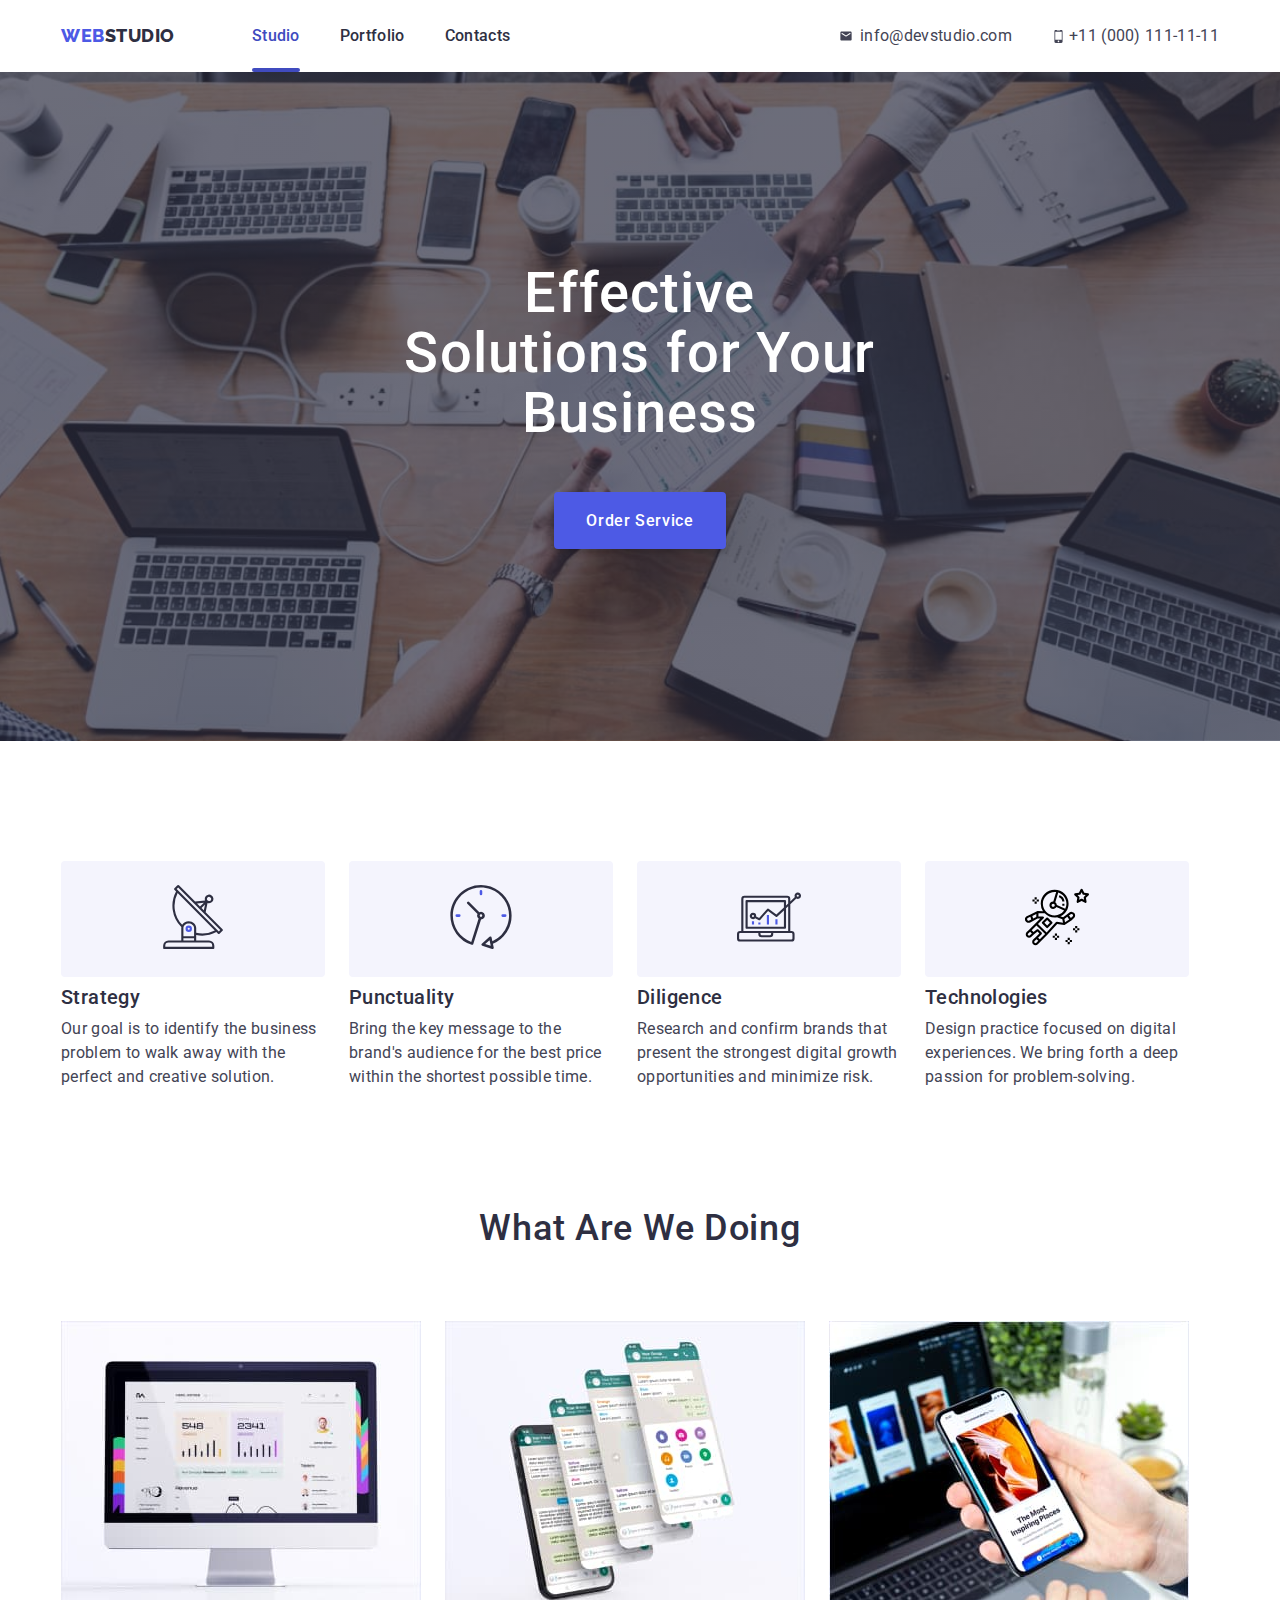
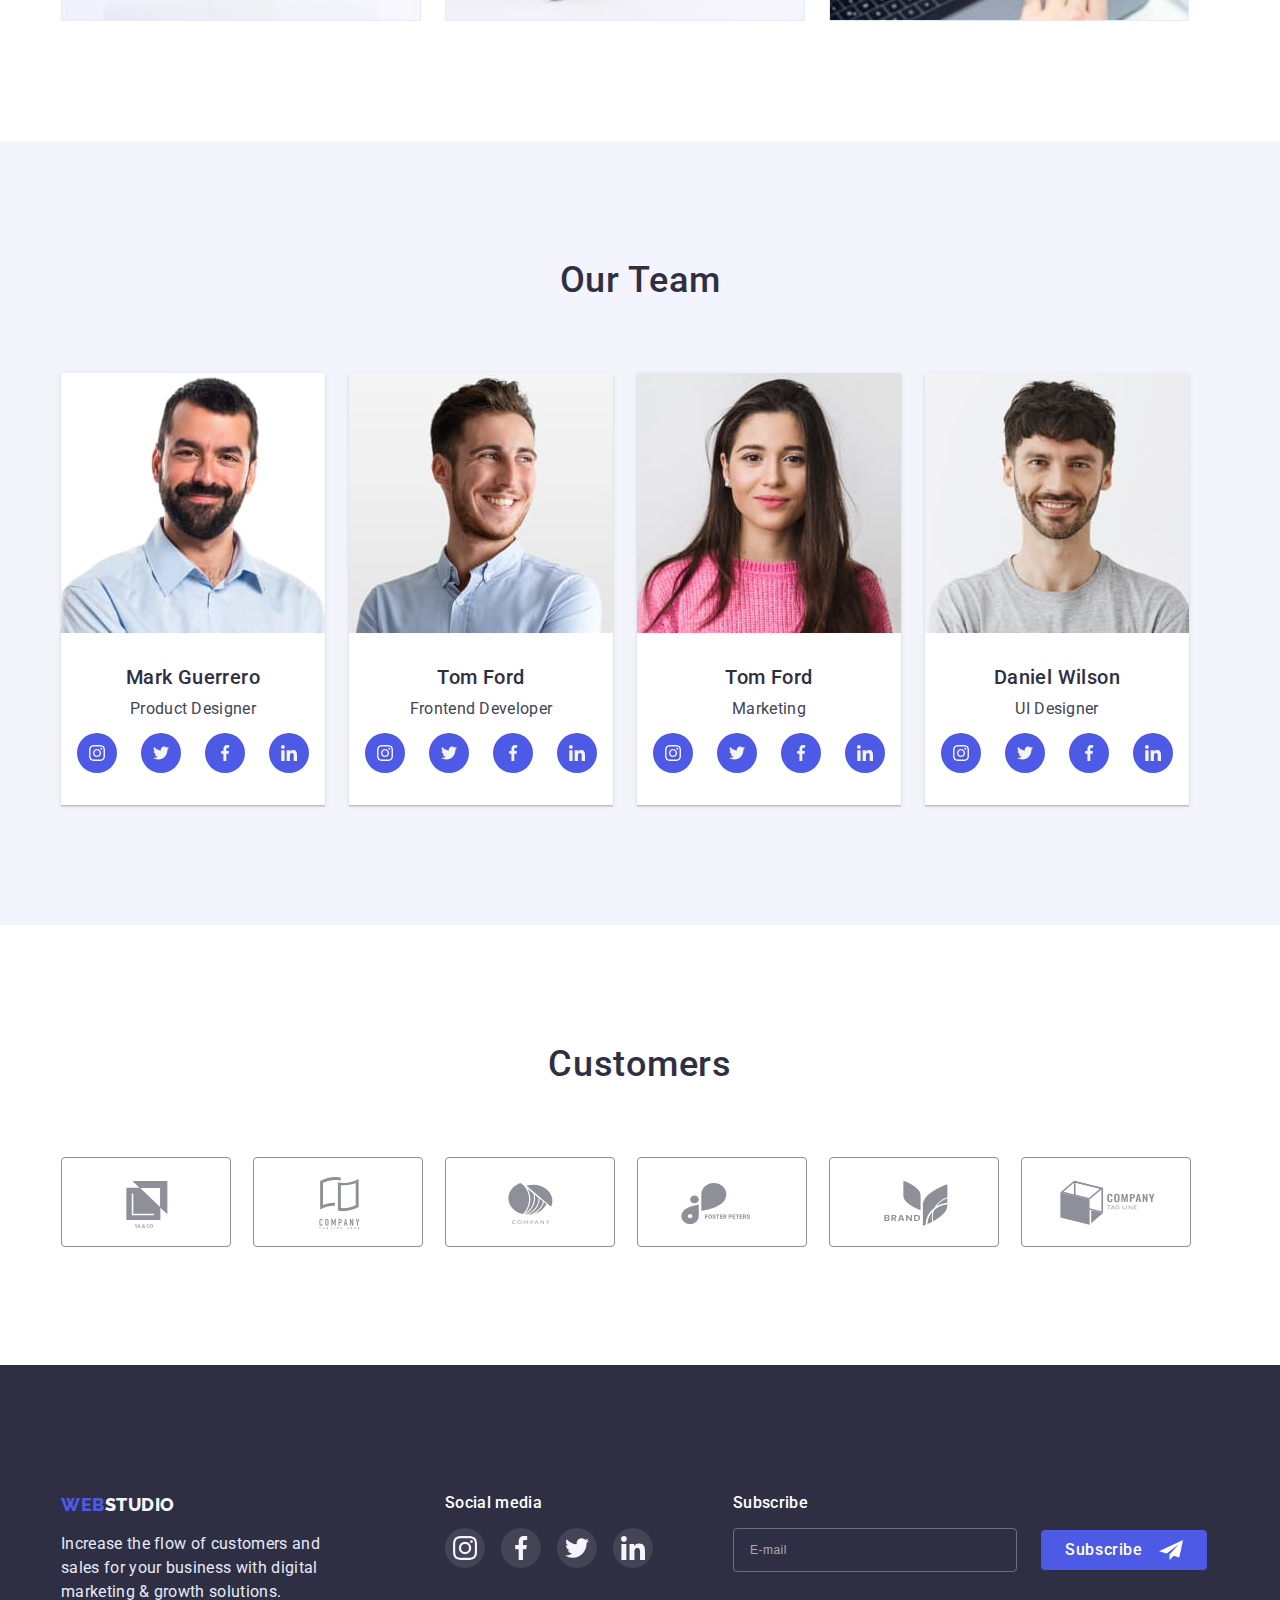
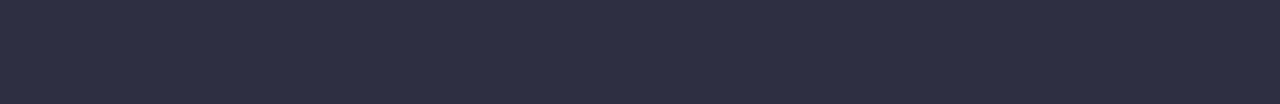
<file: index.html>
<!DOCTYPE html>
<html lang="en">
<head>
    <meta charset="UTF-8">
    <meta http-equiv="X-UA-Compatible" content="IE=edge">
    <meta name="viewport" content="width=device-width, initial-scale=1.0">
    <title>Web Studio</title>
    <link rel="preconnect" href="https://fonts.googleapis.com">
    <link rel="preconnect" href="https://fonts.gstatic.com" crossorigin>
    <link href="https://fonts.googleapis.com/css2?family=Raleway:wght@800&family=Roboto:wght@400;500;700;900&display=swap"
        rel="stylesheet">
    <link rel="stylesheet" href="https://cdnjs.cloudflare.com/ajax/libs/modern-normalize/1.1.0/modern-normalize.min.css"
        integrity="sha512-wpPYUAdjBVSE4KJnH1VR1HeZfpl1ub8YT/NKx4PuQ5NmX2tKuGu6U/JRp5y+Y8XG2tV+wKQpNHVUX03MfMFn9Q=="
        crossorigin="anonymous" referrerpolicy="no-referrer" />
    <link rel="stylesheet" href="./css/styles.css">
</head>
<body>
<!-- Header -->
    <header class="header">
        <div class="header-container container">
            <a class="logo" href="/"><span class="web logo">WEB</span>STUDIO</a>
            <nav class="header-navigation">
                <ul class="header-list list">
                    <li class="header-item"><a class="header-link link active" href="./index.html">Studio</a></li>
                    <li class="header-item"><a class="header-link link" href="./portfolio.html">Portfolio</a></li>
                    <li class="header-item"><a class="header-link link" href="#">Contacts</a></li>
                </ul>
            </nav>
            <ul class="header-list-contacts list">
                <li class="contacts-item">
                    <a class="header-contacts link" href="mailto:info@devstudio.com">info@devstudio.com</a>
                    <svg class="contacts-icon email">
                        <use href="./images/symbol-defs.svg#icon-email"></use>
                    </svg>
                </li>
                <li class="contacts-item">
                    <a class="header-contacts link" href="tel:+110001111111">+11 (000) 111-11-11</a>
                    <svg class="contacts-icon">
                        <use href="./images/symbol-defs.svg#icon-mobile"></use>
                    </svg>
                </li>
            </ul>
        </div>
    </header>
<!-- Main -->
    <main>
        <!-- Hero -->
        <section class="hero section">
          <div class="hero-container container">
            <h1 class="hero-title centred">Effective Solutions for Your Business</h1>
            <button class="hero-btn btn" type="button" data-modal-open>Order Service</button>
          </div>
        </section>
        <!-- Section-advantages -->
        <section class="advantages section">
          <div class="container">
            <h2 class="visually-hidden">Pluses of company</h2>
            <ul class="advantages-list list">
                <li class="advantages-list-item">
                    <div class="thumb">
                        <svg class="icon-advantages">
                            <use href="./images/symbol-defs.svg#icon-antenna"></use>
                        </svg>
                    </div>
                    <h3 class="advantages-title title-third">Strategy</h3>
                    <p class="advantages-descr text-descr">Our goal is to identify the business problem to walk away with the
                        perfect and creative solution.</p>
                </li>
                <li class="advantages-list-item">
                    <div class="thumb">
                        <svg class="icon-advantages">
                            <use href="./images/symbol-defs.svg#icon-clock"></use>
                        </svg>
                    </div>
                    <h3 class="advantages-title title-third">Punctuality</h3>
                    <p class="advantages-descr text-descr">Bring the key message to the brand's audience for the best price within
                    the shortest possible time.</p>
                </li>
                <li class="advantages-list-item">
                    <div class="thumb">
                        <svg class="icon-advantages">
                            <use href="./images/symbol-defs.svg#icon-diagram"></use>
                        </svg>
                    </div>
                    <h3 class="advantages-title title-third">Diligence</h3>
                    <p class="advantages-descr text-descr">Research and confirm brands that present the strongest digital growth
                        opportunities and minimize risk.</p>
                </li>
                <li class="advantages-list-item">
                    <div class="thumb">
                        <svg class="icon-advantages">
                            <use href="./images/symbol-defs.svg#icon-astronaut"></use>
                        </svg>
                    </div>
                    <h3 class="advantages-title title-third">Technologies</h3>
                    <p class="advantages-descr text-descr">Design practice focused on digital experiences. We bring forth a deep
                        passion for problem-solving.</p>
                </li>
            </ul>
          </div>  
          
        </section>
        <!-- Section-Type-of-work -->
        <section class="type-of-work section">
            <div class="container">
                <h2 class="type-of-work-title title-second">What are we doing</h2>
                <ul class="type-of-work-list list">
                    <li class="type-of-work-list-item"><img width="360" height="300" src="./images/computer.jpg" alt="Computer"></li>
                    <li class="type-of-work-list-item"><img width="360" height="300" src="./images/smarthone_1.jpg" alt="Smartphone 2"></li>
                    <li class="type-of-work-list-item"><img width="360" height="300" src="./images/smartphone_2.jpg" alt="Smartphone 3"></li>
                </ul>
            </div>
        </section>
        <!--Section-Our team -->
        <section class="team section">
            <div class="container">
                <h2 class="team-title title-second">Our Team</h2>
                <ul class="team-list list">
                    <li class="team-list-item">
                        <img width="264" height="260" src="./images/worker_1.jpg" alt="Worker 1">
                        <div class="info-padding">
                            <h3 class="team-list-title title-third">Mark Guerrero</h3>
                            <p class="team-list-descr text-descr">Product Designer</p>
                            <ul class="media-list list">
                                <li class="media-list-item">
                                    <a href="#" class="media-link link">
                                        <svg class="icon-team">
                                            <use href="./images/symbol-defs.svg#icon-instagram"></use>
                                        </svg>
                                    </a>
                                </li>
                                <li class="media-list-item">
                                    <a href="#" class="media-link link">
                                        <svg class="icon-team">
                                            <use href="./images/symbol-defs.svg#icon-twitter"></use>
                                        </svg>
                                    </a>
                                </li>
                                <li class="media-list-item">
                                    <a href="#" class="media-link link">
                                        <svg class="icon-team">
                                            <use href="./images/symbol-defs.svg#icon-facebook"></use>
                                        </svg>
                                    </a>
                                </li>
                                <li class="media-list-item">
                                    <a href="#" class="media-link link">
                                        <svg class="icon-team">
                                            <use href="./images/symbol-defs.svg#icon-linkedin"></use>
                                        </svg>
                                    </a>
                                </li>
                            </ul>
                        </div>
                    </li>
                    <li class="team-list-item">
                        <img width="264" height="260" src="./images/worker_2.jpg" alt="Worker 2">
                        <div class="info-padding">
                        <h3 class="team-list-title title-third">Tom Ford</h3>
                        <p class="team-list-descr text-descr">Frontend Developer</p>
                        <ul class="media-list list">
                            <li class="media-list-item">
                                <a href="#" class="media-link link">
                                    <svg class="icon-team">
                                        <use href="./images/symbol-defs.svg#icon-instagram"></use>
                                    </svg>
                                </a>
                            </li>
                            <li class="media-list-item">
                                <a href="#" class="media-link link">
                                    <svg class="icon-team">
                                        <use href="./images/symbol-defs.svg#icon-twitter"></use>
                                    </svg>
                                </a>
                            </li>
                            <li class="media-list-item">
                                <a href="#" class="media-link link">
                                    <svg class="icon-team">
                                        <use href="./images/symbol-defs.svg#icon-facebook"></use>
                                    </svg>
                                </a>
                            </li>
                            <li class="media-list-item">
                                <a href="#" class="media-link link">
                                    <svg class="icon-team">
                                        <use href="./images/symbol-defs.svg#icon-linkedin"></use>
                                    </svg>
                                </a>
                            </li>
                        </ul>
                    </div>
                    </li>
                    <li class="team-list-item">
                        <img width="264" height="260" src="./images/worker_3.jpg" alt="Worker 3">
                        <div class="info-padding">
                        <h3 class="team-list-title title-third">Tom Ford</h3>
                        <p class="team-list-descr text-descr">Marketing</p>
                        <ul class="media-list list">
                            <li class="media-list-item">
                                <a href="#" class="media-link link">
                                    <svg class="icon-team">
                                        <use href="./images/symbol-defs.svg#icon-instagram"></use>
                                    </svg>
                                </a>
                            </li>
                            <li class="media-list-item">
                                <a href="#" class="media-link link">
                                    <svg class="icon-team">
                                        <use href="./images/symbol-defs.svg#icon-twitter"></use>
                                    </svg>
                                </a>
                            </li>
                            <li class="media-list-item">
                                <a href="#" class="media-link link">
                                    <svg class="icon-team">
                                        <use href="./images/symbol-defs.svg#icon-facebook"></use>
                                    </svg>
                                </a>
                            </li>
                            <li class="media-list-item">
                                <a href="#" class="media-link link">
                                    <svg class="icon-team">
                                        <use href="./images/symbol-defs.svg#icon-linkedin"></use>
                                    </svg>
                                </a>
                            </li>
                        </ul>
                        </div>
                    </li>
                    <li class="team-list-item">
                        <img width="264" height="260" src="./images/worker_4.jpg" alt="Worker 4">
                        <div class="info-padding">
                        <h3 class="team-list-title title-third">Daniel Wilson</h3>
                        <p class="team-list-descr text-descr">UI Designer</p>
                        <ul class="media-list list">
                            <li class="media-list-item">
                                <a href="#" class="media-link link">
                                    <svg class="icon-team">
                                        <use href="./images/symbol-defs.svg#icon-instagram"></use>
                                    </svg>
                                </a>
                            </li>
                            <li class="media-list-item">
                                <a href="#" class="media-link link">
                                    <svg class="icon-team">
                                        <use href="./images/symbol-defs.svg#icon-twitter"></use>
                                    </svg>
                                </a>
                            </li>
                            <li class="media-list-item">
                                <a href="#" class="media-link link">
                                    <svg class="icon-team">
                                        <use href="./images/symbol-defs.svg#icon-facebook"></use>
                                    </svg>
                                </a>
                            </li>
                            <li class="media-list-item">
                                <a href="#" class="media-link link">
                                    <svg class="icon-team">
                                        <use href="./images/symbol-defs.svg#icon-linkedin"></use>
                                    </svg>
                                </a>
                            </li>
                        </ul>
                        </div>
                    </li>
                </ul>
            </div>
        </section>
        <!-- Section-Customers -->
        <section class="customers section">
            <div class="container">
            <h2 class="customers-title title-second">Customers</h2>
            <ul class="customers-list list">
                <li class="customers-list-item">
                    <a class="customers-link link" href="#">
                        <svg class="customers-icon">
                            <use href="./images/symbol-defs.svg#icon-yaco"></use>
                        </svg>
                    </a>
                </li>
                <li class="customers-list-item">
                    <a class="customers-link link" href="#">
                        <svg class="customers-icon">
                            <use href="./images/symbol-defs.svg#icon-tag-line-here"></use>
                        </svg>
                    </a>
                </li>
                <li class="customers-list-item">
                    <a class="customers-link link" href="#">
                        <svg class="customers-icon">
                            <use href="./images/symbol-defs.svg#icon-company"></use>
                        </svg>
                    </a>
                </li>
                <li class="customers-list-item">
                    <a class="customers-link link" href="#">
                        <svg class="customers-icon">
                            <use href="./images/symbol-defs.svg#icon-foster-peters"></use>
                        </svg>
                    </a>
                </li>
                <li class="customers-list-item">
                    <a class="customers-link link" href="#">
                        <svg class="customers-icon">
                            <use href="./images/symbol-defs.svg#icon-brand"></use>
                        </svg>
                    </a>
                </li>
                <li class="customers-list-item">
                    <a class="customers-link link" href="#">
                        <svg class="customers-icon">
                            <use href="./images/symbol-defs.svg#icon-tag-line"></use>
                        </svg>
                    </a>
                </li>
            </ul>
            </div>
        </section>
    </main>
<!-- Footer -->
    <footer class="footer">
        <h2 class="vissually-hidden">Contacts</h2>
        <div class="footer-container container">
            <div class="footer-info">
                <a class="logo logo-footer" href="/"><span class="web logo">WEB</span>STUDIO</a>
                <p class="footer-text text-descr">Increase the flow of customers and sales for your business with digital
                    marketing & growth solutions.</p>
            </div>
            <div class="footer-soc">
                <p class="footer-title">Social media</h3>
                <ul class="footer-list list">
                    <li class="footer-list-item">
                        <a href="#" class="footer-link link">
                            <svg class="footer-icon">
                                <use href="./images/symbol-defs.svg#icon-instagram"></use>
                            </svg>
                        </a>
                    </li>
                    <li class="footer-list-item">
                        <a href="#" class="footer-link link">
                            <svg class="footer-icon">
                                <use href="./images/symbol-defs.svg#icon-facebook"></use>
                            </svg>
                        </a>
                    </li>
                    <li class="footer-list-item">
                        <a href="#" class="footer-link link">
                            <svg class="footer-icon">
                                <use href="./images/symbol-defs.svg#icon-twitter"></use>
                            </svg>
                        </a>
                    </li>
                    <li class="footer-list-item">
                        <a href="#" class="footer-link link">
                            <svg class="footer-icon">
                                <use href="./images/symbol-defs.svg#icon-linkedin"></use>
                            </svg>
                        </a>
                    </li>
                </ul>
            </div>
            <div class="footer-form">
                <p class="footer-title">Subscribe</h3>
                <form class="footer-form-container">
                    <input type="text" name="email" class="form-field-input" placeholder="E-mail">
                    <button class="footer-form-btn btn" type="submit">
                        <span class="btn-text">Subscribe</span>
                        <svg class="btn-form-icon">
                            <use href="./images/symbol-defs.svg#icon-plane"></use>
                        </svg>
                    </button>
                </form>
            </div>
        </div>
    </footer>
    <!-- Modal -->
    <div class="backdrop is-hidden" data-modal>
        <div class="modal">
            <button class="modal-btn" data-modal-close>
                <svg class="modal-icon" width="8" height="8">
                    <use href="./images/symbol-defs.svg#icon-modal-close"></use>
                </svg>
            </button>
            <form class="modal-form">
                <strong class="modal-title">Leave your contacts and we will call you back</strong>
                <div role="group" aria-labelledby="contact-details-head" class="modal-form-group">
                    <label class="modal-form-field">
                        <span class="modal-form-label">Name</span>
                        <input type="text" class="modal-form-input" name="user_name" required>
                        <svg class="modal-form-icon" width="18" height="18">
                            <use href="./images/symbol-defs.svg#icon-person"></use>
                        </svg>
                    </label>
                    <label class="modal-form-field">
                        <span class="modal-form-label">Phone</span>
                        <input type="tel" class="modal-form-input" name="user_phone" required>
                        <svg class="modal-form-icon icon-higher" width="18" height="24">
                            <use href="./images/symbol-defs.svg#icon-phone-black"></use>
                        </svg>
                    </label>
                    <label class="modal-form-field">
                        <span class="modal-form-label">Email</span>
                        <input type="email" class="modal-form-input" name="user_email" required>
                        <svg class="modal-form-icon icon-higher" width="18" height="24">
                            <use href="./images/symbol-defs.svg#icon-email-envelope"></use>
                        </svg>
                    </label>
                    <label class="modal-form-field">
                        <span class="modal-form-label">Comment</span>
                        <textarea class="modal-form-message" name="user_message" rows="7" placeholder="Text input"></textarea>
                    </label>
                </div>
                <label class="modal-form-agree">
                    <input type="checkbox" class="modal-form-checkbox" name="user-agree">
                    <span class="modal-form-text">
                        I accept the terms and conditions of the <a class="modal-form-link" href="#">Privacy Policy</a>
                    </span>
                </label>
                <button class="modal-form-btn btn" type="submit">Send</button>
            </form>
        </div>
    </div>
    <script src="./js/modal.js"></script>
</body>
</html>
</file>
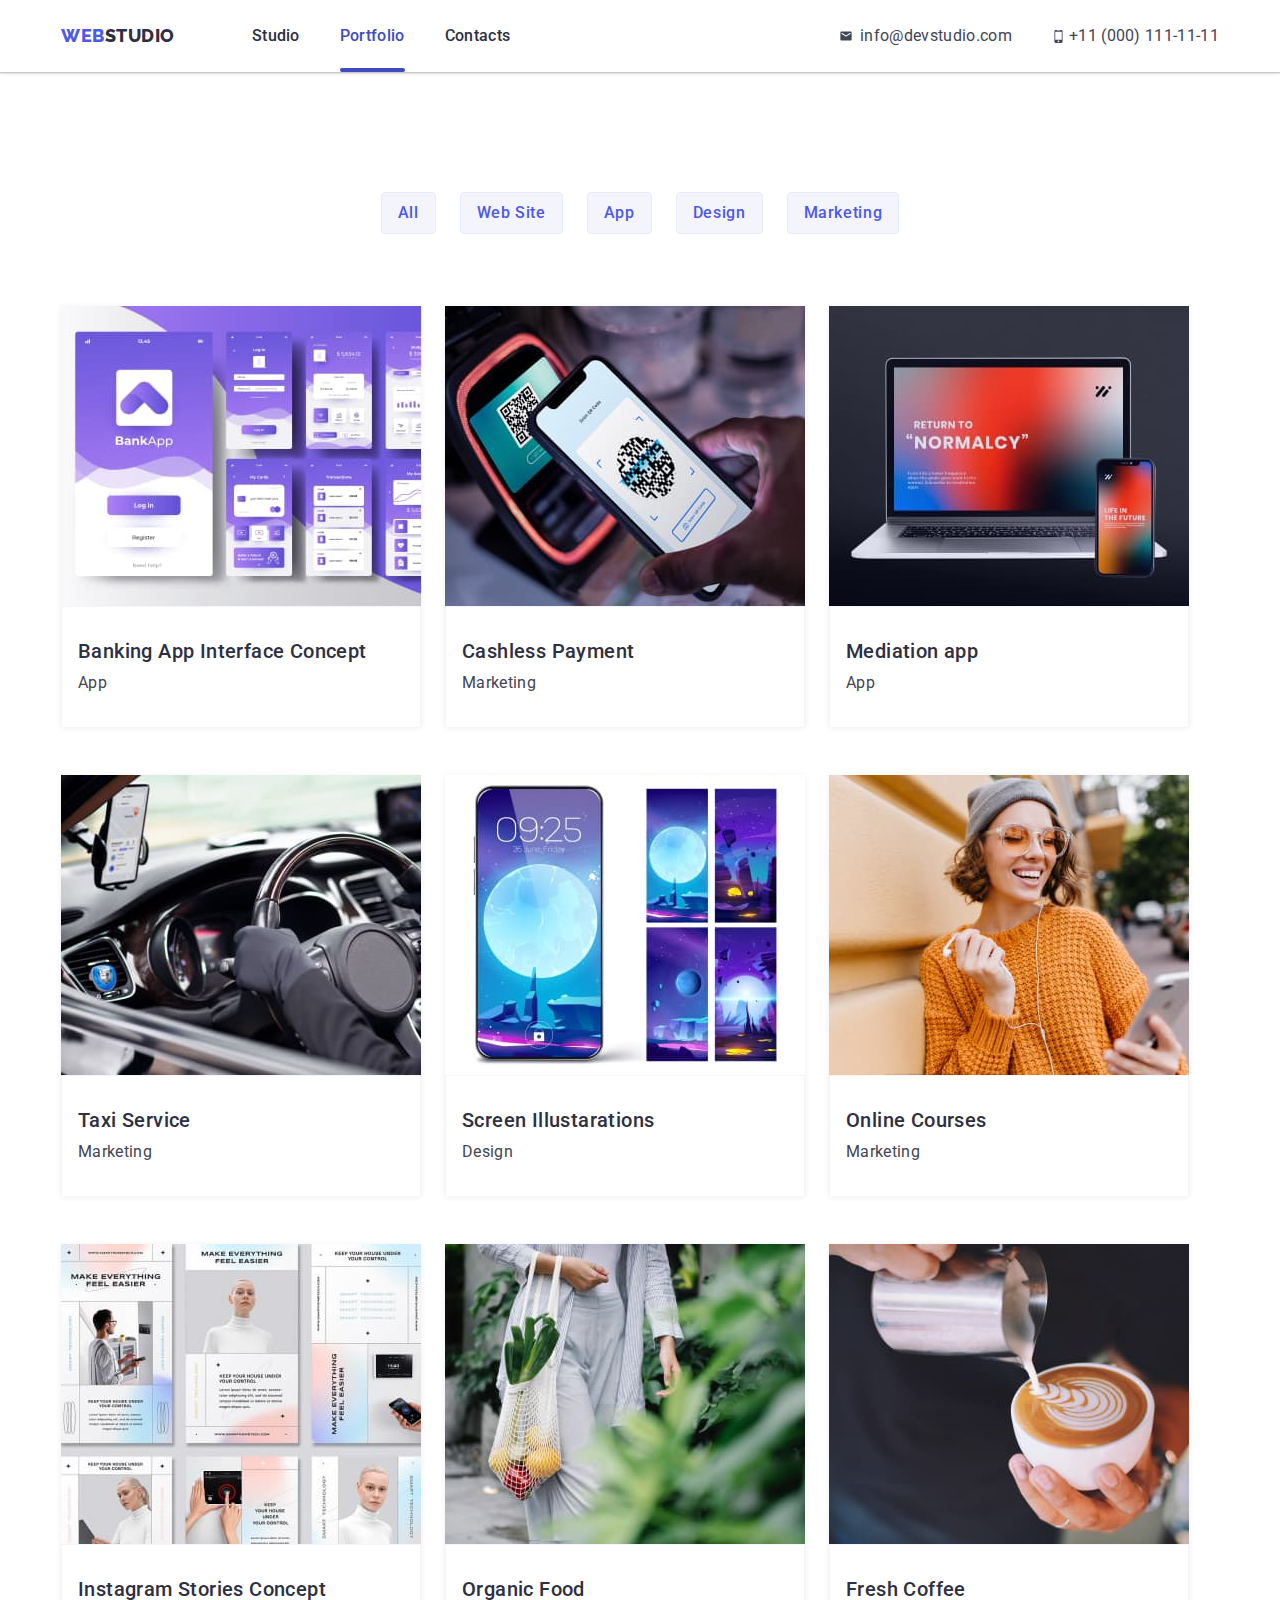
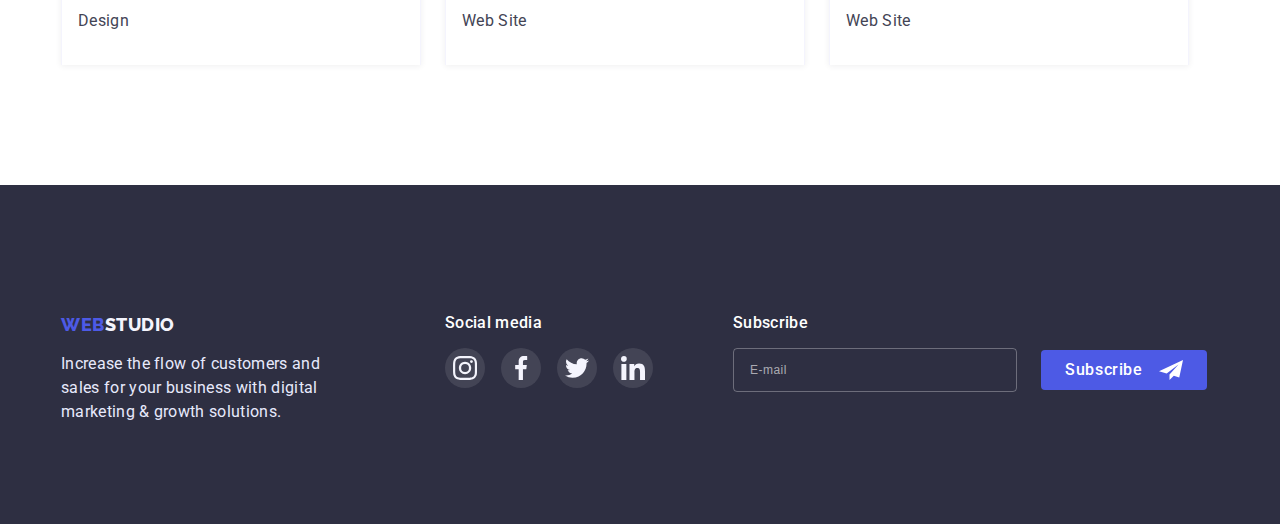
<file: portfolio.html>
<!DOCTYPE html>
<html lang="en">
<head>
    <meta charset="UTF-8">
    <meta http-equiv="X-UA-Compatible" content="IE=edge">
    <meta name="viewport" content="width=device-width, initial-scale=1.0">
    <title>Web Studio</title>
    <link rel="preconnect" href="https://fonts.googleapis.com">
    <link rel="preconnect" href="https://fonts.gstatic.com" crossorigin>
    <link href="https://fonts.googleapis.com/css2?family=Raleway:wght@800&family=Roboto:wght@400;500;700;900&display=swap"
        rel="stylesheet">
    <link rel="stylesheet" href="https://cdnjs.cloudflare.com/ajax/libs/modern-normalize/1.1.0/modern-normalize.min.css"
        integrity="sha512-wpPYUAdjBVSE4KJnH1VR1HeZfpl1ub8YT/NKx4PuQ5NmX2tKuGu6U/JRp5y+Y8XG2tV+wKQpNHVUX03MfMFn9Q=="
        crossorigin="anonymous" referrerpolicy="no-referrer" />
    <link rel="stylesheet" href="./css/styles.css">
</head>
<body>
    <!-- Header -->
    <header class="header">
        <div class="header-container container">
            <a class="logo" href="/"><span class="web logo">WEB</span>STUDIO</a>
            <nav class="header-navigation">
                <ul class="header-list list">
                    <li class="header-item"><a class="header-link link" href="./index.html">Studio</a></li>
                    <li class="header-item"><a class="header-link link active" href="./portfolio.html">Portfolio</a></li>
                    <li class="header-item"><a class="header-link link" href="#">Contacts</a></li>
                </ul>
            </nav>
            <ul class="header-list-contacts list">
                <li class="contacts-item">
                    <a class="header-contacts link" href="mailto:info@devstudio.com">info@devstudio.com</a>
                    <svg class="contacts-icon email">
                        <use href="./images/symbol-defs.svg#icon-email"></use>
                    </svg>
                </li>
                <li class="contacts-item">
                    <a class="header-contacts link" href="tel:+110001111111">+11 (000) 111-11-11</a>
                    <svg class="contacts-icon">
                        <use href="./images/symbol-defs.svg#icon-mobile"></use>
                    </svg>
                </li>
            </ul>
        </div>
    </header>
    <!-- Main -->
    <main>
        <section class="section">
        <!-- Hero -->
        <div class="portfolio-container container">
        <h1 class="visually-hidden">Our works</h1>
        <ul class="portfolio-hero-list list">
            <li class="portfolio-hero-list-item">
                <button class="btn-all portfolio-hero-btn " type="button">All</button>
            </li>
            <li class="portfolio-hero-list-item">
                <button class="btn-website portfolio-hero-btn" type="button">Web Site</button>
            </li>
            <li class="portfolio-hero-list-item">
                <button class="btn-app portfolio-hero-btn" type="button">App</button>
            </li>
            <li class="portfolio-hero-list-item">
                <button class="btn-design portfolio-hero-btn" type="button">Design</button>
            </li>
            <li class="portfolio-hero-list-item">
                <button class="btn-marketing portfolio-hero-btn" type="button">Marketing</button>
            </li>
        </ul>
        <!-- Gallery -->
        <ul class="gallery-list list">
            <li class="gallery-list-item">
                <a class="gallery-item-link" href="#">
                    <div class="gallery-thumb">
                        <img width="360" height="300" src="./images/bank.jpg" alt="Interface of banking app">
                        <div class="overlay">
                            <p class="gallery-text-on-photo">14 Stylish and User-Friendly App Design Concepts · Task Manager App · Calorie
                            Tracker App · Exotic Fruit Ecommerce App · Cloud Storage App</p>
                        </div> 
                    </div>
                    <div class="card-padding">
                        <h2 class="gallery-item-title title-third">Banking App Interface Concept</h2>
                        <p class="gallery-item-descr text-descr">App</p>
                    </div>
                </a>
            </li>
            <li class="gallery-list-item">
                <a class="gallery-item-link" href="#">
                    <div class="gallery-thumb">
                        <img width="360" height="300" src="./images/cashless_payment.jpg" alt="A phone that used to pay">
                        <div class="overlay">
                            <p class="gallery-text-on-photo">14 Stylish and User-Friendly App Design Concepts · Task Manager App · Calorie Tracker
                            App · Exotic Fruit Ecommerce App · Cloud Storage App</p>
                        </div>
                    </div>
                    <div class="card-padding">
                        <h2 class="gallery-item-title title-third">Cashless Payment</h2>
                        <p class="gallery-item-descr text-descr">Marketing</p>
                    </div>
                </a>
            </li>
            <li class="gallery-list-item">
                <a class="gallery-item-link" href="#">
                    <div class="gallery-thumb">
                        <img width="360" height="300" src="./images/mediation.jpg" alt="Laptop and a phone">
                        <div class="overlay">
                            <p class="gallery-text-on-photo">14 Stylish and User-Friendly App Design Concepts · Task Manager App · Calorie
                            Tracker App · Exotic Fruit Ecommerce App · Cloud Storage App</p>
                        </div>
                    </div>
                    <div class="card-padding">
                        <h2 class="gallery-item-title title-third">Mediation app</h2>
                        <p class="gallery-item-descr text-descr">App</p>
                    </div>
                </a>
            </li>
            <li class="gallery-list-item">
                <a class="gallery-item-link" href="#">
                    <div class="gallery-thumb">
                        <img width="360" height="300" src="./images/taxi.jpg" alt="Car and a driver">
                        <div class="overlay">
                            <p class="gallery-text-on-photo">14 Stylish and User-Friendly App Design Concepts · Task Manager App · Calorie
                            Tracker App · Exotic Fruit Ecommerce App · Cloud Storage App</p>
                        </div>
                    </div>
                    <div class="card-padding">
                        <h2 class="gallery-item-title title-third">Taxi Service</h2>
                        <p class="gallery-item-descr text-descr">Marketing</p>
                    </div>
                </a>
            </li>
            <li class="gallery-list-item">
                <a class="gallery-item-link" href="#">
                    <div class="gallery-thumb">
                        <img width="360" height="300" src="./images/screen_illustarations.jpg" alt="Screen of phone with some illustrations">
                        <div class="overlay">
                            <p class="gallery-text-on-photo">14 Stylish and User-Friendly App Design Concepts · Task Manager App · Calorie
                            Tracker App · Exotic Fruit Ecommerce App · Cloud Storage App</p>
                        </div>
                    </div>
                    <div class="card-padding">
                        <h2 class="gallery-item-title title-third">Screen Illustarations</h2>
                        <p class="gallery-item-descr text-descr">Design</p>
                    </div>
                </a>
            </li>
            <li class="gallery-list-item">
                <a class="gallery-item-link" href="#">
                    <div class="gallery-thumb">
                        <img width="360" height="300" src="./images/online_courses.jpg" alt="A woman">
                        <div class="overlay">
                            <p class="gallery-text-on-photo">14 Stylish and User-Friendly App Design Concepts · Task Manager App · Calorie
                            Tracker App · Exotic Fruit Ecommerce App · Cloud Storage App</p>
                        </div>
                    </div>
                    <div class="card-padding">
                        <h2 class="gallery-item-title title-third">Online Courses</h2>
                        <p class="gallery-item-descr text-descr">Marketing</p>
                    </div>
                </a>
            </li>
            <li class="gallery-list-item">
                <a class="gallery-item-link" href="#">
                    <div class="gallery-thumb">
                        <img width="360" height="300" src="./images/insta_stories.jpg" alt="Instagram stories">
                        <div class="overlay">
                            <p class="gallery-text-on-photo">14 Stylish and User-Friendly App Design Concepts · Task Manager App · Calorie
                            Tracker App · Exotic Fruit Ecommerce App · Cloud Storage App</p>
                        </div>
                    </div>
                    <div class="card-padding">
                        <h2 class="gallery-item-title title-third">Instagram Stories Concept</h2>
                        <p class="gallery-item-descr text-descr">Design</p>
                    </div>
                </a>
            </li>
            <li class="gallery-list-item">
                <a class="gallery-item-link" href="#">
                    <div class="gallery-thumb">
                        <img width="360" height="300" src="./images/organic_food.jpg" alt="A woman with a bag of food">
                        <div class="overlay">
                            <p class="gallery-text-on-photo">14 Stylish and User-Friendly App Design Concepts · Task Manager App · Calorie
                            Tracker App · Exotic Fruit Ecommerce App · Cloud Storage App</p>
                        </div>
                    </div>
                    <div class="card-padding">
                        <h2 class="gallery-item-title title-third">Organic Food</h2>
                        <p class="gallery-item-descr text-descr">Web Site</p>
                    </div>
                </a>
            </li>
            <li class="gallery-list-item">
                <a class="gallery-item-link" href="#">
                    <div class="gallery-thumb">
                        <img width="360" height="300" src="./images/coffee.jpg" alt="A cup of coffee">
                        <div class="overlay">
                            <p class="gallery-text-on-photo">14 Stylish and User-Friendly App Design Concepts · Task Manager App · Calorie
                            Tracker App · Exotic Fruit Ecommerce App · Cloud Storage App</p>
                        </div>
                    </div>
                    <div class="card-padding">
                        <h2 class="gallery-item-title title-third">Fresh Coffee</h2>
                        <p class="gallery-item-descr text-descr">Web Site</p>
                    </div>
                </a>
            </li>
        </ul>
        </div>
        </section>
    </main>
    <footer class="footer">
        <h2 class="vissually-hidden">Contacts</h2>
        <div class="footer-container container">
            <div class="footer-info">
                <a class="logo logo-footer" href="/"><span class="web logo">WEB</span>STUDIO</a>
                <p class="footer-text text-descr">Increase the flow of customers and sales for your business with digital
                    marketing & growth solutions.</p>
            </div>
            <div class="footer-soc">
                <p class="footer-title">Social media</h3>
                <ul class="footer-list list">
                    <li class="footer-list-item">
                        <a href="#" class="footer-link link">
                            <svg class="footer-icon">
                                <use href="./images/symbol-defs.svg#icon-instagram"></use>
                            </svg>
                        </a>
                    </li>
                    <li class="footer-list-item">
                        <a href="#" class="footer-link link">
                            <svg class="footer-icon">
                                <use href="./images/symbol-defs.svg#icon-facebook"></use>
                            </svg>
                        </a>
                    </li>
                    <li class="footer-list-item">
                        <a href="#" class="footer-link link">
                            <svg class="footer-icon">
                                <use href="./images/symbol-defs.svg#icon-twitter"></use>
                            </svg>
                        </a>
                    </li>
                    <li class="footer-list-item">
                        <a href="#" class="footer-link link">
                            <svg class="footer-icon">
                                <use href="./images/symbol-defs.svg#icon-linkedin"></use>
                            </svg>
                        </a>
                    </li>
                </ul>
            </div>
            <div class="footer-form">
                <p class="footer-title">Subscribe</h3>
                <form class="footer-form-container">
                    <input type="text" name="email" class="form-field-input" placeholder="E-mail">
                    <button class="footer-form-btn btn" type="submit">
                        <span class="btn-text">Subscribe</span>
                        <svg class="btn-form-icon">
                            <use href="./images/symbol-defs.svg#icon-plane"></use>
                        </svg>
                    </button> 
                </form>
            </div>
        </div>
    </footer>
</body>
</html>
</file>
<file: css/styles.css>
:root{
    --main-font: Roboto, sans-serif;
    --main-color: #2E2F42;
    --accent-color:#4D5AE5;
    --main-background-color:#fff;
    --slate-color:#434455;
    --light-color:#ffffff;
    --cornflower-color:#E7E9FC;
    --ocean-color: #404BBF;
    --cloud-color:#F4F4FD;
    --light-slate-color: #8E8F99;
    --green-color:#31D0AA;
    --modal-color:#FCFCFC;
    --black-color:#000000;
    --main-margin: 24px;
    --hover-animation: 250ms cubic-bezier(0.4, 0, 0.2, 1);
    --modal-animation: 1000ms cubic-bezier(0.4, 0, 0.2, 1);
}
body{
    font-family: var(--main-font);
    color: var(--main-color);
    background-color: var(--main-background-color);
    max-width: 1440px;
    margin: 0 auto;
}
.list{
    list-style: none;
}
.link {
    font-family: inherit;
    text-decoration: none;
    color: inherit;
    transition: color var(--hover-animation);
}
.link:hover,
.link:focus {
    color: var(--ocean-color);
}
.link:active{
    color: var(--ocean-color);
}
.btn{
    background:var(--accent-color);
    box-shadow: 0px 4px 4px rgba(0, 0, 0, 0.15);
    border-radius: 4px;
    font-family: inherit;
    font-weight: 500;
    font-size: 16px;
    line-height:1.19;
    letter-spacing: 0.04em;
    color:var(--light-color);
    border: none;
    cursor: pointer;
}
.visually-hidden {
    width: 1px;
    margin: -1px;
    border: 0;
    padding: 0;
    white-space: nowrap;
    clip-path: inset(100%);
    clip: rect(0 0 0 0);
    overflow: hidden;
    position: absolute;
    height: 1px;
}
.title-second{
    font-weight: 500;
    font-size: 36px;
    line-height: 1.11;
    letter-spacing: 0.02em;
    text-transform: capitalize;
}
.title-third{
    font-weight: 500;
    font-size: 20px;
    line-height: 1.2;
    letter-spacing: 0.02em;
    }
.text-descr{
    font-size: 16px;
    line-height: 1.5;
    letter-spacing: 0.02em;
    color: var(--slate-color)
}
.section{
    padding: 120px 0;
    }
.container{
    max-width: 1158px;
    padding: 0 15px;
    margin: 0 auto;
}
h1,h2,h3,h4,h5,h6,p,ul{
    margin: 0;
    padding: 0;
}
img{
    display: block;
}
.centred{
margin: 0 auto;
}
 /* Header */
 .header{
    box-shadow: 0px 2px 1px rgba(46, 47, 66, 0.08), 0px 1px 1px rgba(46, 47, 66, 0.16), 0px 1px 6px rgba(46, 47, 66, 0.08);
 }
 .header-container{
    display: flex;
    align-items: center;
 }
.logo{
    font-family: 'Raleway', sans-serif;
    color:inherit;
    font-weight: 800;
    font-size: 18px;
    line-height: 1.3;
    letter-spacing: 0.03em;
    text-transform: uppercase;
    text-decoration: none;
}
.web{
    color:var(--accent-color);
}
.header-navigation{
    display: flex;
}
.header-list{
    margin-left:77px;
    display: flex;
}

.header-link{
    display: block;
    padding: var(--main-margin) 0;
    font-weight: 500;
    font-size: 16px;
    line-height: 1.5;
    letter-spacing: 0.02em;
}
.header-link.active{
    position: relative;
    color: var(--ocean-color);
}
.header-link.active::after{
    content: '';
    display: block;
    position: absolute;
    bottom: 0;
    left: 0;
    width: 100%;
    height: 4px;
    border-radius: 2px;
    background-color: var(--ocean-color);
}
.header-item:not(:first-child){
margin-left: 40px;
}
.header-list-contacts {
    display: flex;
    margin-left: auto;
}
.contacts-item + .contacts-item{
margin-left: 40px;
}
.contacts-item{
    display: flex;
    align-items: center;
    flex-direction: row-reverse;
}
.header-contacts{
    display: block;
    padding: var(--main-margin) 0;
    font-weight: 400;
    font-size: 16px;
    line-height: 1.5;
    letter-spacing: 0.02em;
    color:var(--slate-color);
    transition: color var(--hover-animation); 
}
.header-contacts:hover,
.header-contacts-focus{
    color: var(--ocean-color);
}
.contacts-icon{
    width:13px;
    height:15px;
    margin-right: 4px;
    fill: var(--slate-color);
    transition: fill var(--hover-animation);
}
.email{
    width: 20px;
    height: 18px;
}
.header-contacts:hover + .contacts-icon,
.header-contacts:focus + .contacts-icon{
    fill: var(--ocean-color);
}
/* Hero */

.hero{
background-color: var(--main-color);
background-image: linear-gradient(rgba(46, 47, 66, 0.7), rgba(46, 47, 66, 0.7)), url(../images/bg-image.jpg);
background-position: center;
background-size: cover;
text-align: center;
padding: 192px 0;
 } 

.hero-title{
    display: block;
    margin-bottom: 48px;
    max-width: 492px;
    font-weight: 500;
    font-size: 56px;
    line-height:1.07;
    letter-spacing: 0.02em;
    color:var(--light-color);
}
.hero-btn{
    padding: 19px 32px;
    transition: box-shadow var(--hover-animation), background-color var(--hover-animation);
}
.hero-btn:hover,
.hero-btn:focus{
    box-shadow:0px 1px 6px rgba(46, 47, 66, 0.08), 0px 1px 1px rgba(46, 47, 66, 0.16), 0px 2px 1px rgba(46, 47, 66, 0.08);
    background-color: var(--ocean-color);
}
/* .hero-btn:active{

} */

/* Section-advantages */
/* .advantages{

} */
.advantages-list {
    display: flex;
}
.advantages-list-item{
    max-width: 264px;
}
.thumb{
    background-color: var(--cloud-color);
    padding: 24px 100px;
    margin-bottom: 8px;
    border-radius: 4px;
}
.icon-advantages{
    width: 64px;
    height: 64px;
}
.advantages-title{
    margin-bottom: 8px;
}
.advantages-list-item:not(:last-child){
    margin-right: 24px;
}
/* .advantages-descr{

}  */
/* Section-Type-of-work */
.type-of-work{
padding-top: 0;
}
.type-of-work-title{
text-align: center;
margin-bottom: 72px;
}
.type-of-work-list{
display: flex;
}
.type-of-work-list-item:not(:last-child){ 
margin-right: var(--main-margin);
}
/* Section-Our team */
.team{
padding: 120px 0;
text-align: center;
background-color: var(--cloud-color);
}
.team-title{
margin-bottom: 72px;
}
.team-list{
display: flex;
flex-wrap: wrap;
margin-left: calc((-1) * var(--main-margin));
}
.team-list-item{
    margin-left: var(--main-margin);
    flex-basis: calc((100%/4)- var(--main-margin));
    background-color: var(--light-color);
    box-shadow: 0px 1px 6px rgba(46, 47, 66, 0.08), 0px 1px 1px rgba(46, 47, 66, 0.16), 0px 2px 1px rgba(46, 47, 66, 0.08);
}
.team-list:first-child{
    margin-left: 0;
}

.info-padding{
    padding: 32px 16px;
}
.team-list-title{
margin-bottom: 8px;
}
.team-list-descr{
margin-bottom: 12px;
}
.media-list{
    display: flex;
}
.media-list-item{
    width: 40px;
    height: 40px;
}
.media-list-item:not(:last-child){
    margin-right:var(--main-margin);
}
.media-link{
    display: flex;
    justify-content: center;
    align-items: center;
    background-color: var(--accent-color);
    border-radius: 50%;
    width: 100%;
    height: 100%;
    transition: background-color var(--hover-animation);
}
.media-link:hover,
.media-link:focus{
    background-color: var(--ocean-color);
}
.icon-team{
    display: block;
    width: 16px;
    height: 16px;
    fill:var(--cloud-color);
}
/* Customers */
.customers{
    padding: 120px 0;
    text-align: center;
}
.customers-title{
    margin-bottom: 72px;
}
.customers-list{
    display: flex;
    
}
.customers-list-item{
    width: 168px;
    height: 88px;
}
.customers-list-item:not(:last-child){
    margin-right: var(--main-margin);
}
.customers-link{
    display: flex;
    justify-content: center;
    align-items: center;
    border: 1px solid var(--light-slate-color);
    border-radius: 4px;
    width: 100%;
    height: 100%;
    color: var(--light-slate-color);
    transition: color var(--hover-animation), border var(--hover-animation);
}
.customers-link:hover,
.customers-link:focus{
    border: 1px solid var(--ocean-color);
    color: var(--ocean-color);
}
.customers-icon{
    display: block;
    width: 104px;
    height: 56px;
    fill: var(--light-slate-color);
    fill: currentColor;
    }
/* Footer */
.footer{
    background-color: var(--main-color);
    padding: 100px 0;
}
.footer-container{
    display: flex;
}
.footer-info{
    margin-right: 120px;
    max-width: 264px;
}
.footer-text{
    margin-top: 16px;
    color: var(--cornflower-color);
}
.logo-footer{
    color: var(--cloud-color);
}
.footer-soc{
    margin-right: 80px;
}
.footer-title{
    font-weight: 500;
    letter-spacing: 0.02em;
    color: var(--light-color);
    font-size: 16px;
    margin-bottom: 16px;
}
.footer-list {
    display: flex;
}
.footer-list-item{
    width: 40px;
    height: 40px;
}
.footer-list-item:not(:last-child) {
    margin-right: 16px;
}

.footer-link {
    display: flex;
    justify-content: center;
    align-items: center;
    background-color:rgba(255, 255, 255, 0.1);
    border-radius: 50%;
    max-height: 40px;
    width: 100%;
    height: 100%;
    transition: background-color var(--hover-animation);
}
.footer-link:hover,
.footer-link:focus{
    background-color: var(--green-color);
}
.footer-icon {
    display: block;
    width:24px;
    height:24px;
    fill: var(--cloud-color);
}
.footer-form-container{
    display: flex;
    justify-content: center;
    align-items: center;
}

.form-field-input {
    width: 264px;
    height: 40px;
    margin-right: 24px;
    background-color: transparent;
    outline: transparent;
    border: 1px solid rgba(255, 255, 255, 0.3);
    border-radius: 4px;
    padding-left: 16px;
    font-size: 12px;
    line-height: 2;
    letter-spacing: 0.04em;
    color: rgba(255, 255, 255, 0.6);
    
}

.form-field-input::placeholder {
    font-size: 12px;
    line-height: 2;
    letter-spacing: 0.04em;
    color: rgba(255, 255, 255, 0.6);
}
.footer-form-btn{
    display: flex;
    box-shadow: none;
    padding: 8px 24px;
    transition: background-color var(--hover-animation);
}
.footer-form-btn:hover,
.footer-form-btn:focus{
    background-color: var(--ocean-color);
}
.btn-text{
    line-height: 1.5;
    margin-right: 16px;
}
.btn-form-icon{
    width: 24px;
    height: 24px;
    
}
/* Main of portfolio */
.portfolio-hero-list{
display: flex;
justify-content: center;
margin-bottom: 72px;
}
/* .portfolio-container{
} */
.portfolio-hero-list-item + .portfolio-hero-list-item{
margin-left: var(--main-margin);
}

.portfolio-hero-btn{
    padding: 8px 16px;
    background-color: var(--cloud-color);
    border: 1px solid var(--cornflower-color);
    border-radius: 4px;
    font-family:inherit;
    font-weight: 500;
    font-size: 16px;
    line-height: 1.5;
    letter-spacing: 0.04em;
    color: var(--accent-color);
    cursor: pointer;
    transition: box-shadow var(--hover-animation), background-color var(--hover-animation);
}

/* .btn-all{
    
}
.btn-website{
    
}
.btn-app{
    
}
.btn-design{
    
}
.btn-marketing{
    
} */
.portfolio-hero-btn:hover,
.portfolio-hero-btn:focus,
.portfolio-hero-btn:active{
    background-color: var(--accent-color);
    box-shadow: 0px 3px 1px rgba(0, 0, 0, 0.1), 0px 2px 1px rgba(0, 0, 0, 0.08), 0px 2px 2px rgba(0, 0, 0, 0.12);
    color: var(--light-color);
}
/* Section Gallery */
.gallery-list {
    display: flex;
    flex-wrap: wrap;
    margin-left: calc((-1) * var(--main-margin));
    margin-bottom: -48px;
}
.gallery-list-item {
    margin-left: var(--main-margin);
    flex-basis: calc((100%/3)- var(--main-margin));
    margin-bottom: 48px;
    box-shadow: 0px 1px 6px rgba(46, 47, 66, 0.08);
}

.gallery-item-link {
    position: relative;
    display: block;
    font-family: inherit;
    text-decoration: none;
    color: inherit;
    transition: box-shadow var(--hover-animation);
}
.gallery-item-link:hover,
.gallery-item-link:focus {
    box-shadow: 0px 1px 6px rgba(46, 47, 66, 0.08), 0px 1px 1px rgba(46, 47, 66, 0.16), 0px 2px 1px rgba(46, 47, 66, 0.08);
    }
.gallery-item-link:hover .overlay{
    transform: translateY(0);
}
.gallery-thumb {
    position: relative;
    overflow: hidden;
}

.overlay {
    position: absolute;
    top: 0;
    left: 0;
    content: '';
    width: 100%;
    height: 100%;
    background-color: var(--accent-color);
    transform: translateY(100%);
    transition: transform var(--hover-animation);

}
.card-padding{
    padding: 32px 52px 32px 16px;
    border-left: 0.5px solid #F4F4FD;
    border-top: 0.5px solid #F4F4FD;;
    border-right: 0.5px solid #F4F4FD;
}
.gallery-item-title {
    margin-bottom: 8px;
}

/* .gallery-item-descr {} */

.gallery-text-on-photo {
    font-size: 16px;
    line-height: 1.5;
    letter-spacing: 0.02em;
    color: var(--cloud-color);
    position: absolute;
    top: 40px;
    left: 32px;
    max-width: 296px;
}
/* Modal */
.backdrop{
    position: fixed;
    top:0;
    left:0;
    width: 100%;
    height: 100%;
    background-color: rgba(46, 47, 66, 0.4);
    transition: visibility var(--modal-animation), opacity var(--modal-animation);
}
.backdrop.is-hidden{
    visibility: hidden;
    opacity: 0;
    pointer-events: none;
}
.modal{
    position: absolute;
    top:50%;
    left:50%;
    transform:translate(-50%,-50%);
    padding: 72px 24px 24px 24px;
    width: 408px;
    min-height: 576px;
    background-color: var(--modal-color);
    box-shadow: 0px 1px 1px rgba(0, 0, 0, 0.14), 0px 1px 3px rgba(0, 0, 0, 0.12), 0px 2px 1px rgba(0, 0, 0, 0.2);
    border-radius: 4px;
    transition: opacity var(--modal-animation) 250ms, transform var(--modal-animation);
}
.backdrop.is-hidden .modal{
    transform: translate(0);
    opacity: 0;
}
.modal-btn{
    position: absolute;
    top: 24px;
    right: 24px;
    display: flex;
    justify-content: center;
    align-items: center;
    width: 24px;
    height: 24px;
    border-radius: 50%;
    border: 1px solid rgba(0, 0, 0, 0.1);;
    background-color: var(--cornflower-color);
    cursor: pointer;
    transition: background-color var(--hover-animation);
}
.modal-btn:hover,
.modal-btn:focus{
    background-color: var(--ocean-color);

}
.modal-icon{
    display: block;
    fill: var(--black-color);
    transition: fill var(--hover-animation);
}
.modal-btn:hover .modal-icon,
.modal-btn:focus .modal-icon{
    fill: var(--light-color);
}
.modal-title{
    display: block;
    text-align: center;
    margin-bottom: 14px;
}
.modal-form-group{
    margin-bottom: 16px;
}
.modal-form-field{
    position: relative;
    display: block;
    margin-bottom: 8px;
}
.modal-form-label{
    display: block;
    font-size: 12px;
    line-height: 1.33;
    letter-spacing: 0.04em;
    color: var(--light-slate-color);
    margin-bottom: 4px;
}
.modal-form-input{
    width: 100%;
    height: 40px;
    padding-left: 40px;
    background-color: transparent;
    outline: transparent;
    border: 1px solid rgba(33, 33, 33, 0.2);
    border-radius: 4px;
    font-size: 18px;
    transition: border var(--hover-animation);
}
.modal-form-input:focus{
    border: 1px solid var(--accent-color);
}
.modal-form-icon{
    position: absolute;
    bottom: 11px;
    left: 16px;
    fill: inherit;
    transition: fill var(--hover-animation);
}
.icon-higher{
    bottom: 8px;
}
.modal-form-input:focus + .modal-form-icon{
    fill: var(--accent-color);
}
.modal-form-message{
    width: 100%;
    padding-top: 8px;
    padding-left: 16px;
    resize: none;
    background-color: transparent;
    outline: transparent;
    border: 1px solid rgba(33, 33, 33, 0.2);
    border-radius: 4px;
}
.modal-form-message::placeholder{
    font-size: 12px;
    line-height: 1.33;
    letter-spacing: 0.04em;
    color: rgba(117, 117, 117, 0.5);
    transition: border var(--hover-animation);
}
.modal-form-message:focus{
    border: 1px solid var(--accent-color);
}
.modal-form-agree{
    display: flex;
    align-items: center;
    margin-bottom: 24px;
}
.modal-form-checkbox{
    appearance: none;
    height:16px;
    width: 16px;
    border: 1.25px solid var(--main-color);
    border-radius: 2px;
    margin-right: 9px;
    transition: var(--hover-animation);
}
.modal-form-checkbox:checked{
    background-image: url("data:image/svg+xml,%3Csvg width='10' height='8' viewBox='0 0 10 8' fill='none' xmlns='http://www.w3.org/2000/svg'%3E%3Cpath d='M8.44558 0.255056C8.61838 0.089653 8.84834 -0.00178848 9.08693 2.65108e-05C9.32551 0.0018415 9.55407 0.0967713 9.72436 0.264784C9.89466 0.432797 9.99337 0.660752 9.99968 0.900549C10.006 1.14034 9.91939 1.37323 9.75816 1.55005L4.86357 7.70436C4.7794 7.79551 4.67782 7.86865 4.5649 7.91942C4.45198 7.97018 4.33003 7.99754 4.20636 7.99984C4.08268 8.00214 3.95981 7.97935 3.8451 7.93282C3.73038 7.88629 3.62618 7.81698 3.53872 7.72903L0.292827 4.46564C0.202435 4.38096 0.129933 4.27884 0.0796475 4.16537C0.0293621 4.05191 0.00232279 3.92942 0.000143182 3.80522C-0.00203643 3.68102 0.0206883 3.55765 0.0669613 3.44248C0.113234 3.3273 0.182108 3.22267 0.269473 3.13483C0.356838 3.047 0.460905 2.97775 0.575465 2.93123C0.690026 2.88471 0.812734 2.86186 0.936267 2.86405C1.0598 2.86624 1.18163 2.89343 1.29449 2.94398C1.40734 2.99454 1.50892 3.06743 1.59315 3.15831L4.16189 5.73967L8.42227 0.28219C8.42994 0.272694 8.43813 0.263635 8.4468 0.255056H8.44558Z' fill='%23F4F4FD'/%3E%3C/svg%3E");
    background-repeat: no-repeat;
    background-position: center;
    background-color: var(--ocean-color);
    border: 1.25px solid var(--ocean-color);
}
.modal-form-text{
    font-family: inherit;
    font-size: 12px;
    line-height: 1.33;
    letter-spacing: 0.04em;
    color: #757575;
}
.modal-form-link{
    font-size: 12px;
    line-height: 1.33;
    letter-spacing: 0.04em;
    color: var(--accent-color)
    }
.modal-form-btn{
    display: block;
    padding: 16px 32px;
    width: 169px;
    line-height: 1.5;
    transition: background-color var(--hover-animation);
    margin: 0 auto;
}
</file>
